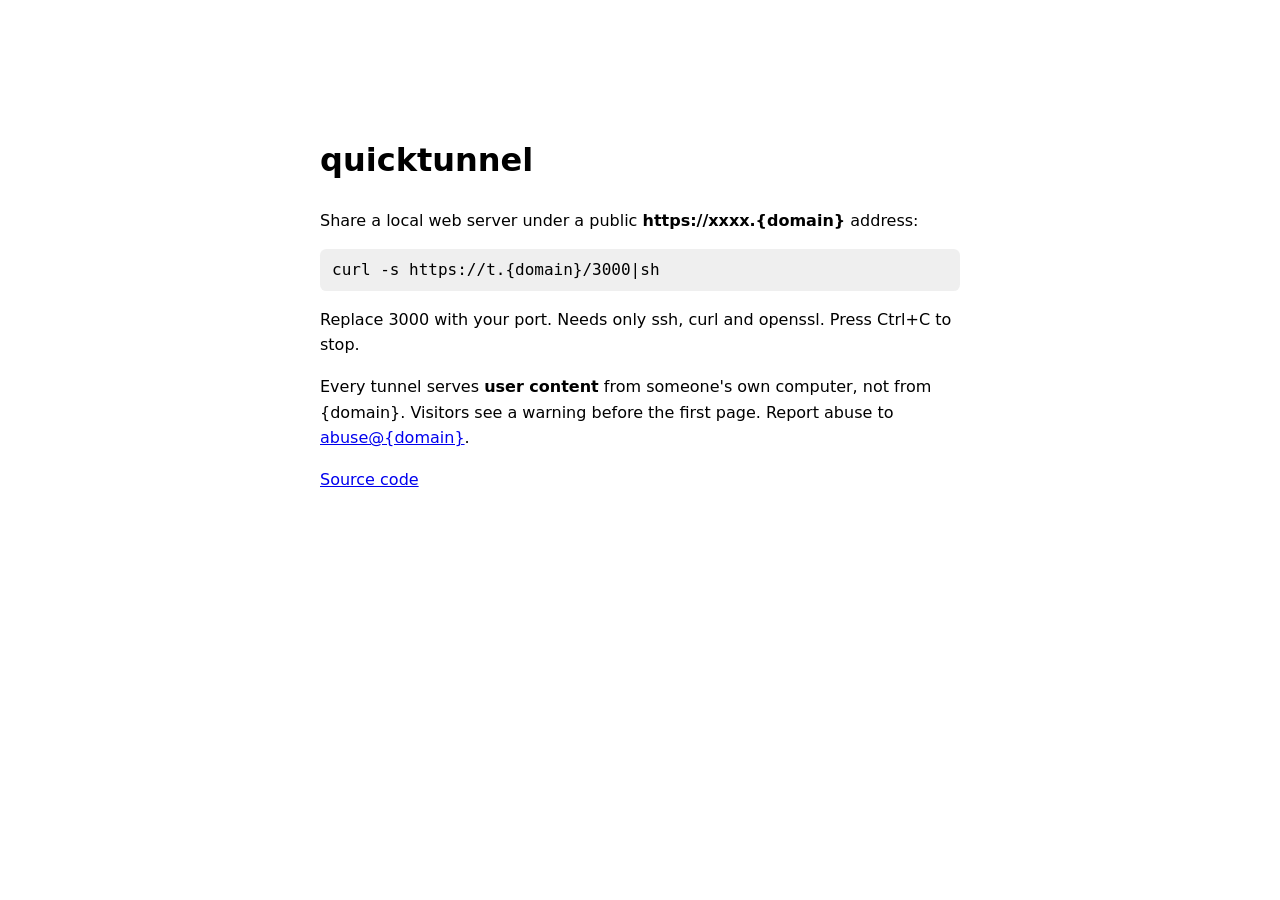
<file: src/index.html>
<!doctype html>
<html lang="en">
<meta charset="utf-8">
<meta name="viewport" content="width=device-width, initial-scale=1">
<title>quicktunnel</title>
<style>
  :root { color-scheme: light dark; font: 16px/1.6 system-ui, sans-serif; }
  body { max-width: 40rem; margin: 15vh auto; padding: 0 1rem; }
  code { background: #8882; padding: .5rem .75rem; border-radius: .4rem; display: block; }
</style>
<h1>quicktunnel</h1>
<p>Share a local web server under a public <b>https://xxxx.{domain}</b> address:</p>
<code>curl -s https://t.{domain}/3000|sh</code>
<p>Replace 3000 with your port. Needs only ssh, curl and openssl. Press Ctrl+C to stop.</p>
<p>Every tunnel serves <b>user content</b> from someone's own computer, not from
  {domain}. Visitors see a warning before the first page. Report abuse to
  <a href="mailto:abuse@{domain}">abuse@{domain}</a>.</p>
<p><a href="https://github.com/tn3w/quicktunnel">Source code</a></p>
</html>
</file>
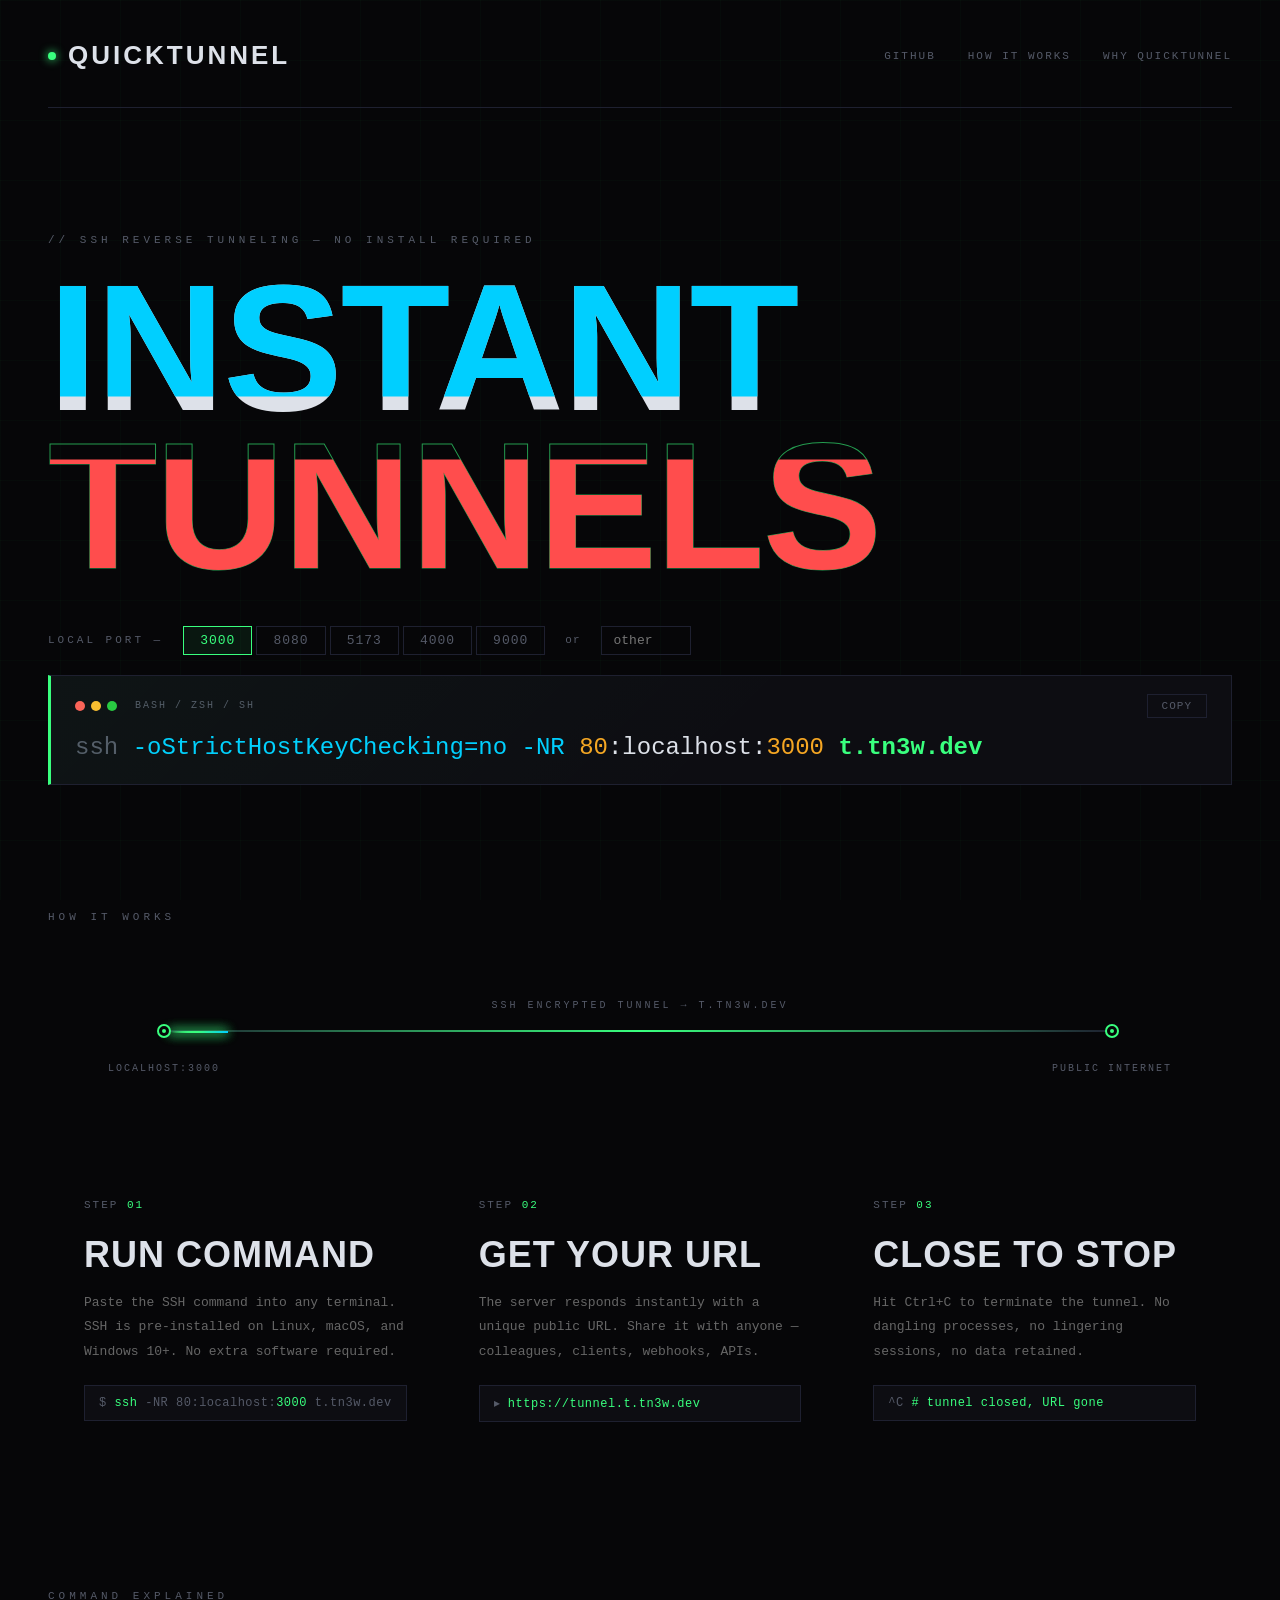
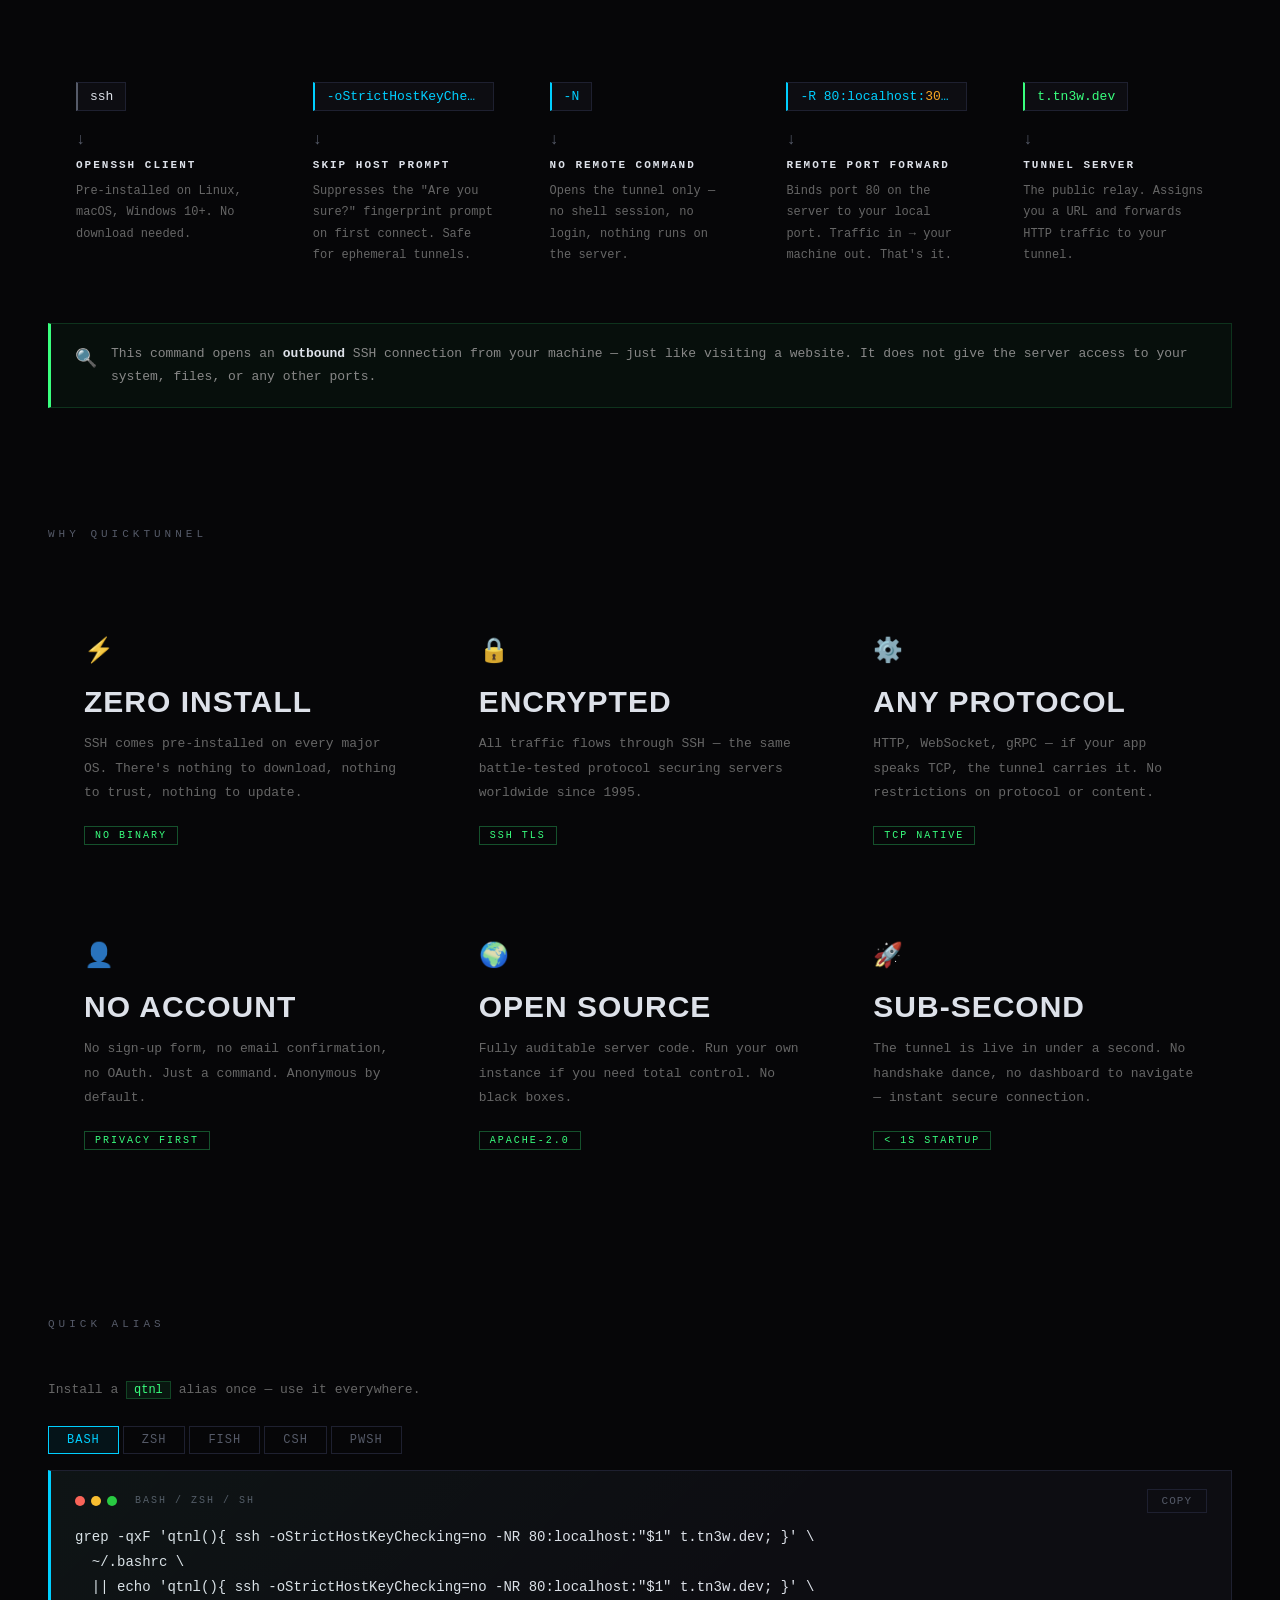
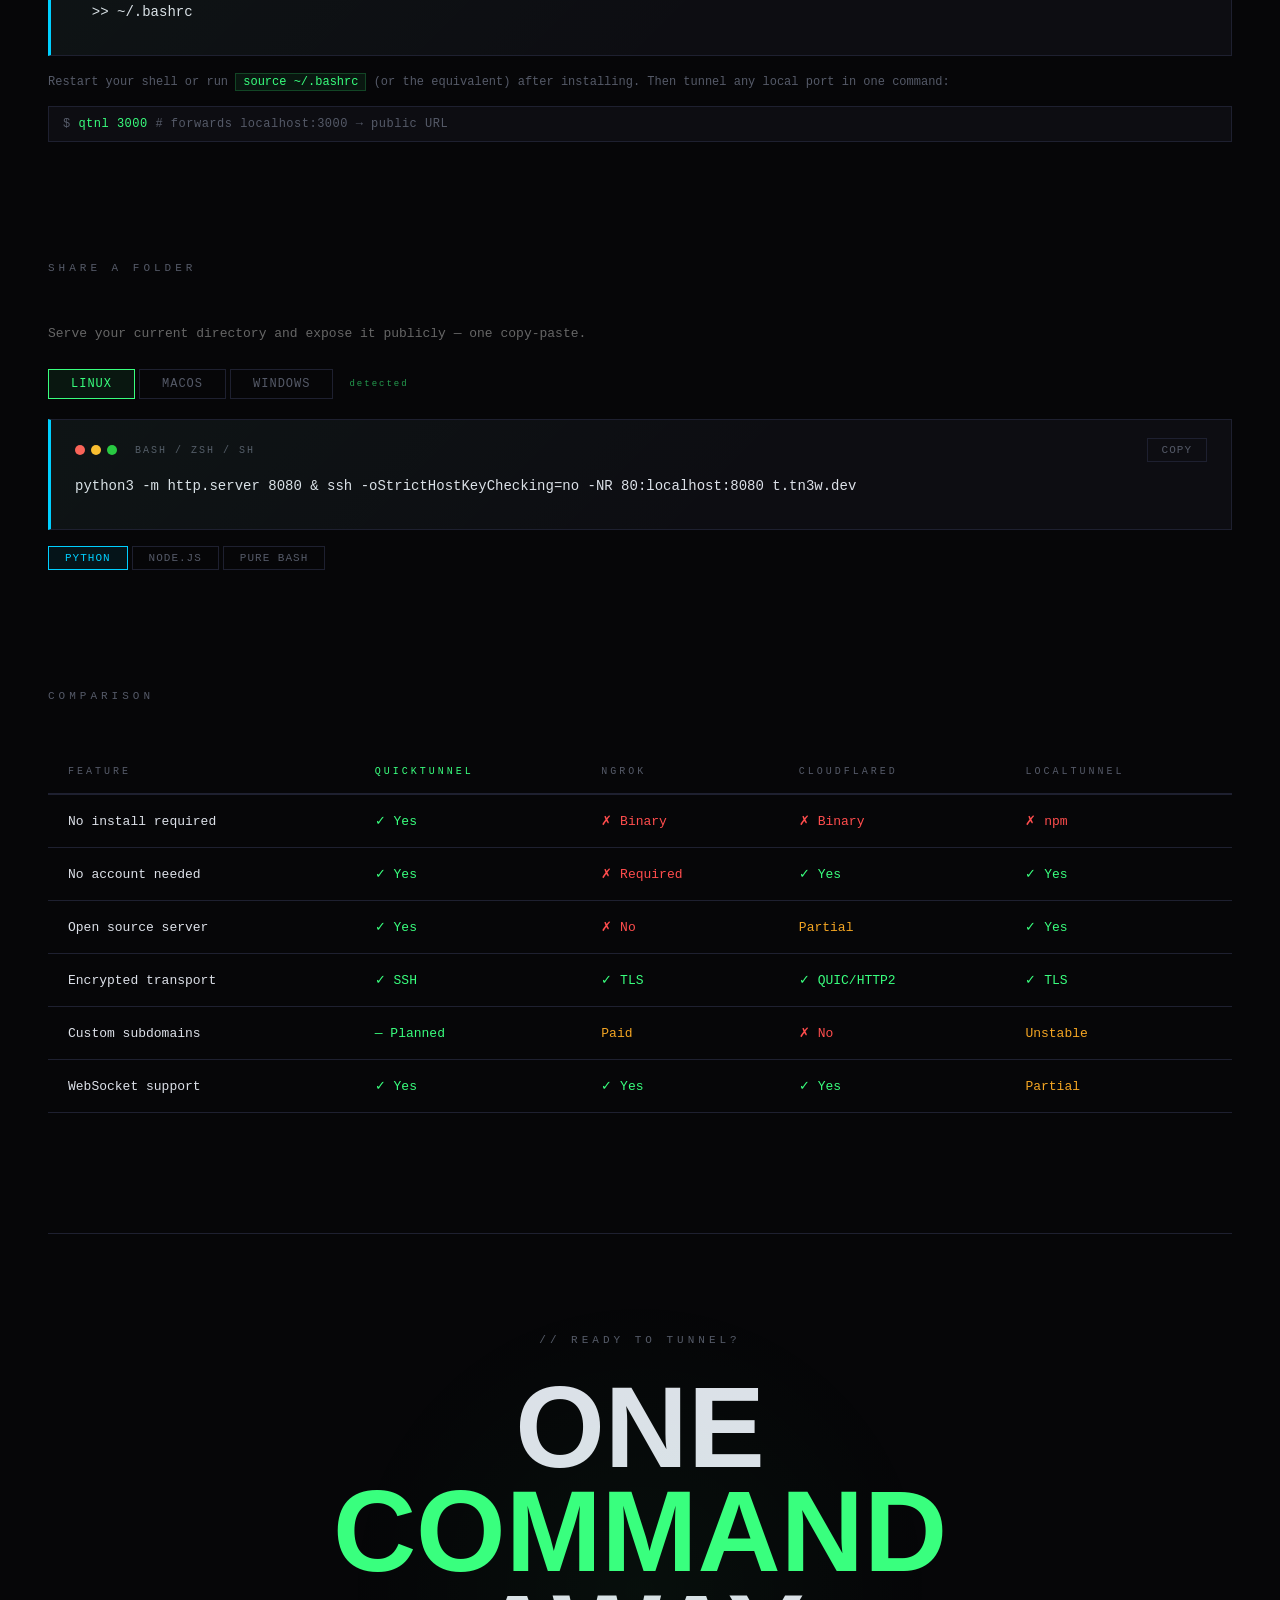
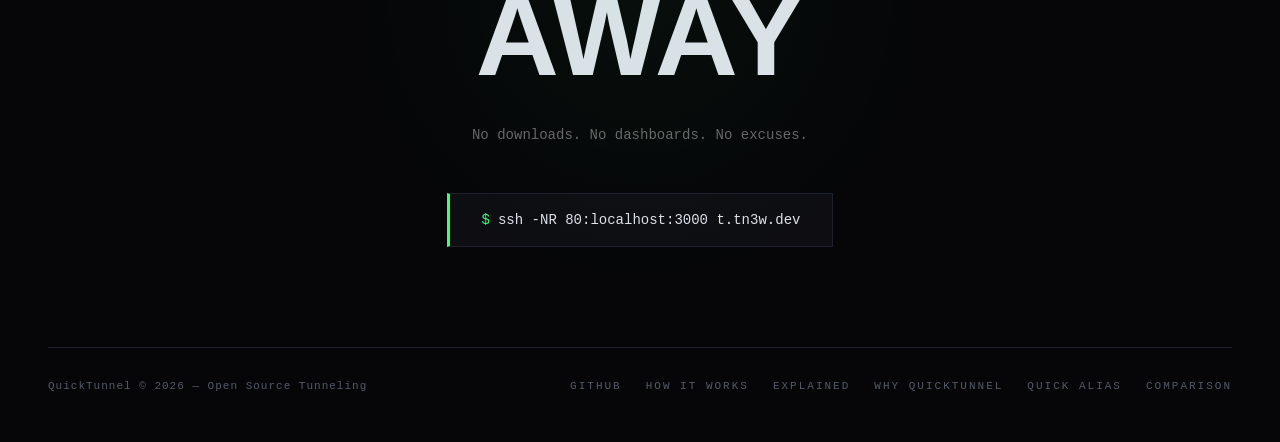
<file: templates/index.html>
<!doctype html>
<html lang="en">
    <head>
        <meta charset="UTF-8" />
        <meta name="viewport" content="width=device-width, initial-scale=1.0" />
        <title>QuickTunnel — SSH Tunneling</title>
        <link rel="stylesheet" href="/static/style.css" />
    </head>
    <body>
        <div class="tunnel-bg">
            <div class="tunnel-grid"></div>
        </div>

        <div class="wrap">
            <header>
                <div class="logo">
                    <div class="logo-dot"></div>
                    QUICKTUNNEL
                </div>
                <nav class="nav">
                    <a href="https://github.com/tn3w/quicktunnel" target="_blank">GitHub</a>
                    <a href="#how"
                        ><span class="desktop-text">How It Works</span
                        ><span class="mobile-text">How</span>
                    </a>
                    <a href="#why"
                        ><span class="desktop-text">Why QuickTunnel</span
                        ><span class="mobile-text">Why</span></a
                    >
                </nav>
            </header>

            <section class="hero">
                <div class="hero-eyebrow">// SSH reverse tunneling &mdash; no install required</div>
                <h1 class="hero-title glitch" data-text="INSTANT TUNNELS">
                    INSTANT<br />
                    <span class="line-accent">TUNNELS</span>
                </h1>

                <div class="command-section">
                    <div class="port-config">
                        <span class="port-label">Local Port —</span>
                        <div class="port-tabs" id="port-tabs">
                            <button class="port-tab active" data-port="3000">3000</button>
                            <button class="port-tab" data-port="8080">8080</button>
                            <button class="port-tab" data-port="5173">5173</button>
                            <button class="port-tab" data-port="4000">4000</button>
                            <button class="port-tab" data-port="9000">9000</button>
                        </div>
                        <span class="port-or">or</span>
                        <input
                            type="number"
                            id="custom-port"
                            placeholder="other"
                            min="1"
                            max="65535"
                        />
                    </div>

                    <div class="command-box">
                        <div class="cmd-header">
                            <div class="cmd-dots">
                                <div class="cmd-dot"></div>
                                <div class="cmd-dot"></div>
                                <div class="cmd-dot"></div>
                                <span class="cmd-label">bash / zsh / sh</span>
                            </div>
                            <button class="cmd-copy" id="copy-btn">Copy</button>
                        </div>
                        <code class="command" id="command-display"
                            ><span class="cmd-kw">ssh</span>
                            <span class="cmd-flag">-oStrictHostKeyChecking=no</span>
                            <span class="cmd-flag">-NR</span>
                            <span class="cmd-port">80</span>:localhost:<span
                                class="cmd-port"
                                id="port-display"
                                >3000</span
                            >
                            <span class="cmd-host">t.tn3w.dev</span></code
                        >
                    </div>
                </div>
            </section>

            <section id="how">
                <div class="section-title">HOW IT WORKS</div>

                <div class="tunnel-visual">
                    <div class="tunnel-node left">
                        <div class="node-circle"></div>
                        <div class="node-label">localhost:<span id="node-port">3000</span></div>
                    </div>
                    <div class="tunnel-track">
                        <div class="tunnel-packet"></div>
                        <div class="tunnel-packet"></div>
                        <div class="tunnel-packet"></div>
                        <div class="tunnel-center-label">
                            SSH ENCRYPTED TUNNEL &rarr; t.tn3w.dev
                        </div>
                    </div>
                    <div class="tunnel-node right">
                        <div class="node-circle"></div>
                        <div class="node-label">Public Internet</div>
                    </div>
                </div>

                <div class="steps">
                    <div class="step">
                        <div class="step-num">STEP <span>01</span></div>
                        <div class="step-title">Run command</div>
                        <p class="step-desc">
                            Paste the SSH command into any terminal. SSH is pre-installed on Linux,
                            macOS, and Windows 10+. No extra software required.
                        </p>
                        <div class="step-code">
                            $ <span class="hl">ssh</span> -NR 80:localhost:<span
                                class="hl"
                                id="step-port"
                                >3000</span
                            >
                            t.tn3w.dev
                        </div>
                    </div>
                    <div class="step">
                        <div class="step-num">STEP <span>02</span></div>
                        <div class="step-title">Get Your URL</div>
                        <p class="step-desc">
                            The server responds instantly with a unique public URL. Share it with
                            anyone — colleagues, clients, webhooks, APIs.
                        </p>
                        <div class="step-code">
                            ▸ <span class="hl">https://tunnel.t.tn3w.dev</span>
                        </div>
                    </div>
                    <div class="step">
                        <div class="step-num">STEP <span>03</span></div>
                        <div class="step-title">Close to Stop</div>
                        <p class="step-desc">
                            Hit Ctrl+C to terminate the tunnel. No dangling processes, no lingering
                            sessions, no data retained.
                        </p>
                        <div class="step-code">
                            ^C <span class="hl"># tunnel closed, URL gone</span>
                        </div>
                    </div>
                </div>
            </section>

            <section id="explain">
                <div class="section-title">COMMAND EXPLAINED</div>
                <div class="cmd-breakdown">
                    <div class="cmd-part">
                        <div class="cmd-part-token">ssh</div>
                        <div class="cmd-part-arrow">↓</div>
                        <div class="cmd-part-label">OpenSSH client</div>
                        <p class="cmd-part-desc">
                            Pre-installed on Linux, macOS, Windows 10+. No download needed.
                        </p>
                    </div>
                    <div class="cmd-part">
                        <div class="cmd-part-token flag">-oStrictHostKeyChecking=no</div>
                        <div class="cmd-part-arrow">↓</div>
                        <div class="cmd-part-label">Skip host prompt</div>
                        <p class="cmd-part-desc">
                            Suppresses the "Are you sure?" fingerprint prompt on first connect. Safe
                            for ephemeral tunnels.
                        </p>
                    </div>
                    <div class="cmd-part">
                        <div class="cmd-part-token flag">-N</div>
                        <div class="cmd-part-arrow">↓</div>
                        <div class="cmd-part-label">No remote command</div>
                        <p class="cmd-part-desc">
                            Opens the tunnel only — no shell session, no login, nothing runs on the
                            server.
                        </p>
                    </div>
                    <div class="cmd-part">
                        <div class="cmd-part-token flag">
                            -R 80:localhost:<span class="port-token" id="explain-port">3000</span>
                        </div>
                        <div class="cmd-part-arrow">↓</div>
                        <div class="cmd-part-label">Remote port forward</div>
                        <p class="cmd-part-desc">
                            Binds port 80 on the server to your local port. Traffic in → your
                            machine out. That's it.
                        </p>
                    </div>
                    <div class="cmd-part">
                        <div class="cmd-part-token host">t.tn3w.dev</div>
                        <div class="cmd-part-arrow">↓</div>
                        <div class="cmd-part-label">Tunnel server</div>
                        <p class="cmd-part-desc">
                            The public relay. Assigns you a URL and forwards HTTP traffic to your
                            tunnel.
                        </p>
                    </div>
                </div>
                <div class="cmd-reassure">
                    <span class="reassure-icon">🔍</span>
                    <span
                        >This command opens an <strong>outbound</strong> SSH connection from your
                        machine — just like visiting a website. It does not give the server access
                        to your system, files, or any other ports.</span
                    >
                </div>
            </section>

            <section id="why">
                <div class="section-title">WHY QUICKTUNNEL</div>
                <div class="features">
                    <div class="feature">
                        <div class="feature-icon">⚡</div>
                        <div class="feature-title">Zero Install</div>
                        <p class="feature-desc">
                            SSH comes pre-installed on every major OS. There's nothing to download,
                            nothing to trust, nothing to update.
                        </p>
                        <div class="feature-tag">No binary</div>
                    </div>
                    <div class="feature">
                        <div class="feature-icon">🔒</div>
                        <div class="feature-title">Encrypted</div>
                        <p class="feature-desc">
                            All traffic flows through SSH — the same battle-tested protocol securing
                            servers worldwide since 1995.
                        </p>
                        <div class="feature-tag">SSH TLS</div>
                    </div>
                    <div class="feature">
                        <div class="feature-icon">⚙️</div>
                        <div class="feature-title">Any Protocol</div>
                        <p class="feature-desc">
                            HTTP, WebSocket, gRPC — if your app speaks TCP, the tunnel carries it.
                            No restrictions on protocol or content.
                        </p>
                        <div class="feature-tag">TCP native</div>
                    </div>
                    <div class="feature">
                        <div class="feature-icon">👤</div>
                        <div class="feature-title">No Account</div>
                        <p class="feature-desc">
                            No sign-up form, no email confirmation, no OAuth. Just a command.
                            Anonymous by default.
                        </p>
                        <div class="feature-tag">Privacy first</div>
                    </div>
                    <div class="feature">
                        <div class="feature-icon">🌍</div>
                        <div class="feature-title">Open Source</div>
                        <p class="feature-desc">
                            Fully auditable server code. Run your own instance if you need total
                            control. No black boxes.
                        </p>
                        <div class="feature-tag">Apache-2.0</div>
                    </div>
                    <div class="feature">
                        <div class="feature-icon">🚀</div>
                        <div class="feature-title">Sub-Second</div>
                        <p class="feature-desc">
                            The tunnel is live in under a second. No handshake dance, no dashboard
                            to navigate — instant secure connection.
                        </p>
                        <div class="feature-tag">&lt; 1s startup</div>
                    </div>
                </div>
            </section>

            <section id="install">
                <div class="section-title">QUICK ALIAS</div>
                <p class="install-intro">
                    Install a <code class="inline-code">qtnl</code> alias once — use it everywhere.
                </p>
                <div class="install-tabs" id="install-tabs">
                    <button class="install-tab active" data-shell="bash">bash</button>
                    <button class="install-tab" data-shell="zsh">zsh</button>
                    <button class="install-tab" data-shell="fish">fish</button>
                    <button class="install-tab" data-shell="csh">csh</button>
                    <button class="install-tab" data-shell="pwsh">pwsh</button>
                </div>
                <div class="command-box install-box">
                    <div class="cmd-header">
                        <div class="cmd-dots">
                            <div class="cmd-dot"></div>
                            <div class="cmd-dot"></div>
                            <div class="cmd-dot"></div>
                            <span class="cmd-label" id="install-shell-label">bash / zsh / sh</span>
                        </div>
                        <button class="cmd-copy" id="install-copy-btn">Copy</button>
                    </div>
                    <code class="command install-command" id="install-command-display"></code>
                </div>
                <p class="install-note">
                    Restart your shell or run <code class="inline-code">source ~/.bashrc</code> (or
                    the equivalent) after installing. Then tunnel any local port in one command:
                </p>
                <div class="step-code" style="margin-top: 12px">
                    $ <span class="hl">qtnl</span> <span class="hl" id="alias-port-demo">3000</span>
                    <span style="color: var(--dim)">
                        # forwards localhost:<span id="alias-port-demo2">3000</span> → public
                        URL</span
                    >
                </div>
            </section>

            <section id="share">
                <div class="section-title">SHARE A FOLDER</div>
                <p class="install-intro">
                    Serve your current directory and expose it publicly — one copy-paste.
                </p>
                <div class="os-tabs" id="os-tabs">
                    <button class="os-tab" data-os="linux">Linux</button>
                    <button class="os-tab" data-os="macos">macOS</button>
                    <button class="os-tab" data-os="windows">Windows</button>
                    <span class="os-detected" id="os-detected">detected</span>
                </div>
                <div class="share-variants" id="share-variants">
                    <div class="share-variant active" data-variant="python">
                        <div class="command-box install-box">
                            <div class="cmd-header">
                                <div class="cmd-dots">
                                    <div class="cmd-dot"></div>
                                    <div class="cmd-dot"></div>
                                    <div class="cmd-dot"></div>
                                    <span class="cmd-label share-shell-label">bash / zsh / sh</span>
                                </div>
                                <button class="cmd-copy share-copy-btn">Copy</button>
                            </div>
                            <code
                                class="command install-command share-command"
                                id="share-cmd-python"
                            ></code>
                        </div>
                    </div>
                    <div class="share-variant" data-variant="node">
                        <div class="command-box install-box">
                            <div class="cmd-header">
                                <div class="cmd-dots">
                                    <div class="cmd-dot"></div>
                                    <div class="cmd-dot"></div>
                                    <div class="cmd-dot"></div>
                                    <span class="cmd-label share-shell-label">bash / zsh / sh</span>
                                </div>
                                <button class="cmd-copy share-copy-btn">Copy</button>
                            </div>
                            <code
                                class="command install-command share-command"
                                id="share-cmd-node"
                            ></code>
                        </div>
                    </div>
                    <div class="share-variant" data-variant="native">
                        <div class="command-box install-box">
                            <div class="cmd-header">
                                <div class="cmd-dots">
                                    <div class="cmd-dot"></div>
                                    <div class="cmd-dot"></div>
                                    <div class="cmd-dot"></div>
                                    <span class="cmd-label share-shell-label">bash / zsh / sh</span>
                                </div>
                                <button class="cmd-copy share-copy-btn">Copy</button>
                            </div>
                            <code
                                class="command install-command share-command"
                                id="share-cmd-native"
                            ></code>
                        </div>
                    </div>
                </div>
                <div class="share-variant-tabs" id="share-variant-tabs">
                    <button class="share-vtab active" data-variant="python">Python</button>
                    <button class="share-vtab" data-variant="node">Node.js</button>
                    <button class="share-vtab native-only" data-variant="native">
                        <span class="native-label">Pure Bash</span>
                    </button>
                </div>
            </section>

            <section class="compare" id="compare">
                <div class="section-title">COMPARISON</div>
                <table>
                    <thead>
                        <tr>
                            <th>Feature</th>
                            <th class="highlight-col">QuickTunnel</th>
                            <th>ngrok</th>
                            <th>cloudflared</th>
                            <th>localtunnel</th>
                        </tr>
                    </thead>
                    <tbody>
                        <tr>
                            <td>No install required</td>
                            <td class="yes highlight-col">✓ Yes</td>
                            <td class="no">✗ Binary</td>
                            <td class="no">✗ Binary</td>
                            <td class="no">✗ npm</td>
                        </tr>
                        <tr>
                            <td>No account needed</td>
                            <td class="yes highlight-col">✓ Yes</td>
                            <td class="no">✗ Required</td>
                            <td class="yes">✓ Yes</td>
                            <td class="yes">✓ Yes</td>
                        </tr>
                        <tr>
                            <td>Open source server</td>
                            <td class="yes highlight-col">✓ Yes</td>
                            <td class="no">✗ No</td>
                            <td class="meh">Partial</td>
                            <td class="yes">✓ Yes</td>
                        </tr>
                        <tr>
                            <td>Encrypted transport</td>
                            <td class="yes highlight-col">✓ SSH</td>
                            <td class="yes">✓ TLS</td>
                            <td class="yes">✓ QUIC/HTTP2</td>
                            <td class="yes">✓ TLS</td>
                        </tr>
                        <tr>
                            <td>Custom subdomains</td>
                            <td class="meh highlight-col">— Planned</td>
                            <td class="meh">Paid</td>
                            <td class="no">✗ No</td>
                            <td class="meh">Unstable</td>
                        </tr>
                        <tr>
                            <td>WebSocket support</td>
                            <td class="yes highlight-col">✓ Yes</td>
                            <td class="yes">✓ Yes</td>
                            <td class="yes">✓ Yes</td>
                            <td class="meh">Partial</td>
                        </tr>
                    </tbody>
                </table>
            </section>

            <section class="cta">
                <div class="cta-tag">// Ready to tunnel?</div>
                <h2 class="cta-title">ONE<br /><span class="accent">COMMAND</span><br />AWAY</h2>
                <p class="cta-sub">No downloads. No dashboards. No excuses.</p>
                <div class="cta-cmd" id="cta-cmd">
                    <span class="prompt">$</span>ssh -NR 80:localhost:<span id="cta-port"
                        >3000</span
                    >
                    t.tn3w.dev
                </div>
            </section>

            <footer>
                <div>QuickTunnel &copy; 2026 &mdash; Open Source Tunneling</div>
                <div class="footer-links">
                    <a href="https://github.com/tn3w/quicktunnel" target="_blank">GitHub</a>
                    <a href="#how"
                        ><span class="desktop-text">How It Works</span
                        ><span class="mobile-text">How</span></a
                    >
                    <a href="#explain"
                        ><span class="desktop-text">Explained</span
                        ><span class="mobile-text">Explain</span></a
                    >
                    <a href="#why"
                        ><span class="desktop-text">Why QuickTunnel</span
                        ><span class="mobile-text">Why</span></a
                    >
                    <a href="#install"
                        ><span class="desktop-text">Quick Alias</span
                        ><span class="mobile-text">Alias</span></a
                    >
                    <a href="#compare"
                        ><span class="desktop-text">Comparison</span
                        ><span class="mobile-text">Compare</span></a
                    >
                </div>
            </footer>
        </div>

        <script src="/static/app.js"></script>
    </body>
</html>
</file>
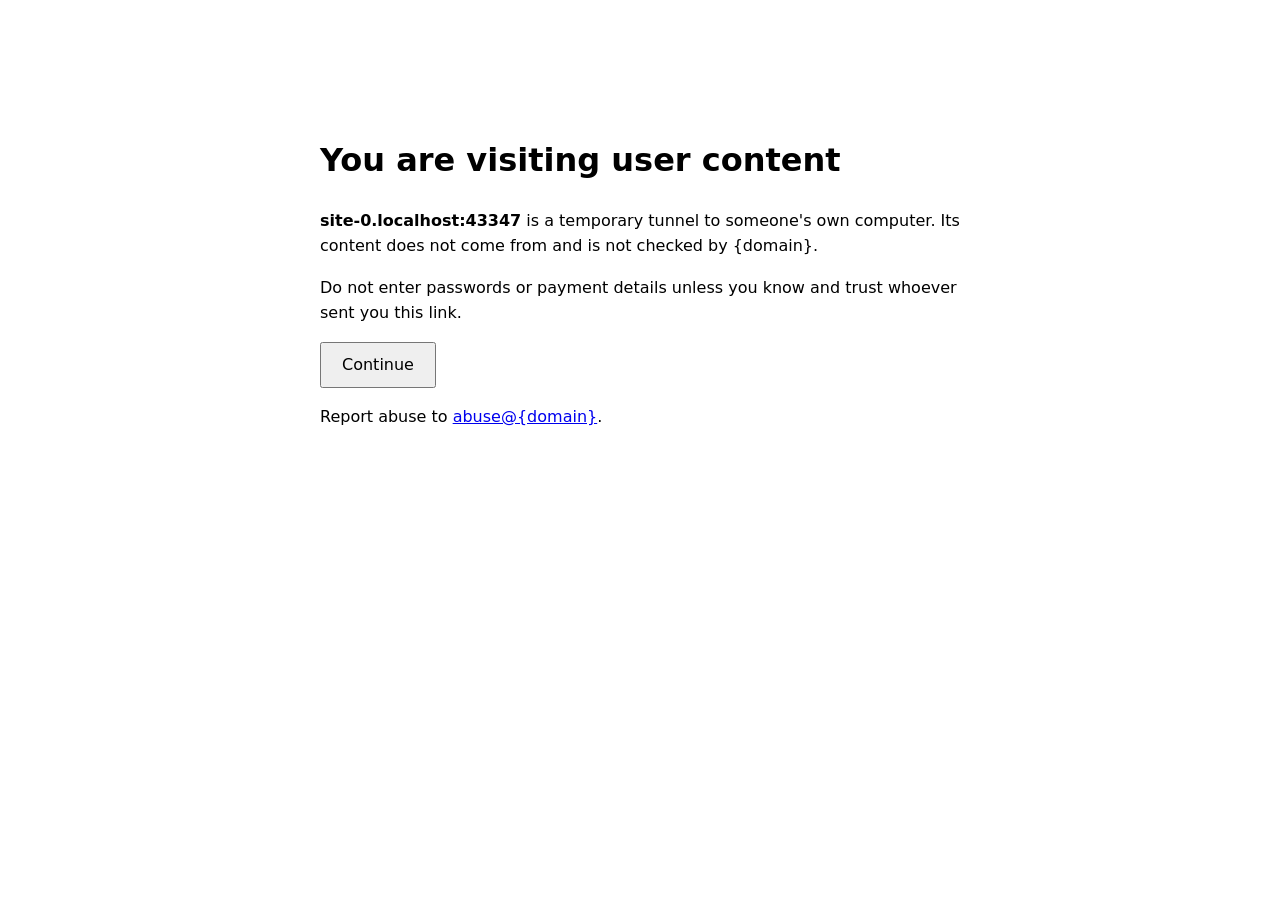
<file: src/warning.html>
<!doctype html>
<html lang="en">
<meta charset="utf-8">
<meta name="viewport" content="width=device-width, initial-scale=1">
<meta name="robots" content="noindex">
<title>User content ahead</title>
<style>
  :root { color-scheme: light dark; font: 16px/1.6 system-ui, sans-serif; }
  body { max-width: 40rem; margin: 15vh auto; padding: 0 1rem; }
  button { font: inherit; padding: .5rem 1.25rem; cursor: pointer; }
</style>
<h1>You are visiting user content</h1>
<p><b id="host"></b> is a temporary tunnel to someone's own computer. Its content does
  not come from and is not checked by {domain}.</p>
<p>Do not enter passwords or payment details unless you know and trust whoever sent
  you this link.</p>
<p><button onclick="document.cookie='__Host-tunnel-warning=seen; path=/; secure; \
max-age=86400'; location.reload()">Continue</button></p>
<p>Report abuse to <a href="mailto:abuse@{domain}">abuse@{domain}</a>.</p>
<script>document.getElementById("host").textContent = location.host</script>
</html>
</file>
<file: static/style.css>
:root {
    --bg: #060608;
    --bg2: #0d0d12;
    --fg: #dde1e9;
    --dim: #555a68;
    --accent: #39ff7e;
    --accent2: #00cfff;
    --warn: #ff4d4d;
    --border: #1e2030;
}

*,
*::before,
*::after {
    margin: 0;
    padding: 0;
    box-sizing: border-box;
}

html {
    scroll-behavior: smooth;
}

body {
    font-family: monospace;
    background: var(--bg);
    color: var(--fg);
    overflow-x: hidden;
    cursor: crosshair;
}

*::-webkit-scrollbar {
    width: 8px;
    height: 8px;
}

*::-webkit-scrollbar-track {
    background: var(--bg);
    border-radius: 4px;
}

*::-webkit-scrollbar-thumb {
    background: var(--accent);
    border-radius: 4px;
    opacity: 0.5;
}

*::-webkit-scrollbar-thumb:hover {
    background: var(--accent);
    opacity: 1;
}

* {
    scrollbar-width: thin;
    scrollbar-color: var(--accent) var(--bg);
}

.tunnel-bg {
    position: fixed;
    inset: 0;
    pointer-events: none;
    z-index: 0;
    overflow: hidden;
}

.tunnel-grid {
    position: absolute;
    inset: 0;
    background-image:
        linear-gradient(rgba(57, 255, 126, 0.025) 1px, transparent 1px),
        linear-gradient(90deg, rgba(57, 255, 126, 0.025) 1px, transparent 1px);
    background-size: 60px 60px;
}

.wrap {
    position: relative;
    z-index: 1;
    max-width: 1300px;
    margin: 0 auto;
    padding: 0 48px;
}

header {
    display: flex;
    align-items: center;
    justify-content: space-between;
    padding: 40px 0 36px;
    border-bottom: 1px solid var(--border);
}

.logo {
    font-family: sans-serif;
    font-size: 26px;
    letter-spacing: 3px;
    color: var(--fg);
    display: flex;
    align-items: center;
    gap: 12px;
    font-weight: 700;
    text-transform: uppercase;
}

.logo-dot {
    width: 8px;
    height: 8px;
    background: var(--accent);
    border-radius: 50%;
    box-shadow: 0 0 10px var(--accent);
    animation: pulse 2s ease-in-out infinite;
}

@keyframes pulse {
    0%,
    100% {
        opacity: 1;
        box-shadow: 0 0 10px var(--accent);
    }
    50% {
        opacity: 0.5;
        box-shadow: 0 0 4px var(--accent);
    }
}

.nav {
    display: flex;
    gap: 32px;
    font-size: 11px;
    letter-spacing: 2px;
    color: var(--dim);
    text-transform: uppercase;
    font-weight: 300;
}

.nav a {
    color: inherit;
    text-decoration: none;
    transition: color 0.2s;
}

.nav a:hover {
    color: var(--accent);
}

.nav .mobile-text {
    display: none;
}

.hero {
    min-height: calc(100vh - 97px);
    display: flex;
    flex-direction: column;
    justify-content: center;
    padding: 60px 0;
}

.hero-eyebrow {
    font-size: 11px;
    letter-spacing: 4px;
    color: var(--dim);
    text-transform: uppercase;
    margin-bottom: 24px;
    animation: fadeUp 0.8s ease-out both;
}

.hero-title {
    font-family: sans-serif;
    font-size: clamp(80px, 14vw, 200px);
    line-height: 0.88;
    letter-spacing: -2px;
    text-transform: uppercase;
    margin-bottom: 40px;
    animation: fadeUp 0.8s ease-out 0.1s both;
    font-weight: 700;
}

.hero-title .line-accent {
    color: transparent;
    -webkit-text-stroke: 1px rgba(57, 255, 126, 0.6);
}

@keyframes fadeUp {
    from {
        opacity: 0;
        transform: translateY(24px);
    }
    to {
        opacity: 1;
        transform: translateY(0);
    }
}

.command-section {
    animation: fadeUp 0.8s ease-out 0.3s both;
}

.port-config {
    display: flex;
    align-items: center;
    gap: 20px;
    margin-bottom: 20px;
    flex-wrap: wrap;
}

.port-label {
    font-size: 11px;
    letter-spacing: 3px;
    color: var(--dim);
    text-transform: uppercase;
}

.port-tabs {
    display: flex;
    gap: 4px;
}

.port-tab {
    font-family: monospace;
    font-size: 13px;
    padding: 6px 16px;
    border: 1px solid var(--border);
    background: none;
    color: var(--dim);
    cursor: pointer;
    transition: all 0.15s;
    letter-spacing: 1px;
}

.port-tab:hover {
    border-color: var(--accent);
    color: var(--fg);
}

.port-tab.active {
    border-color: var(--accent);
    background: rgba(57, 255, 126, 0.07);
    color: var(--accent);
}

.port-or {
    font-size: 11px;
    color: var(--dim);
    letter-spacing: 1px;
}

#custom-port {
    font-family: monospace;
    font-size: 13px;
    width: 90px;
    padding: 6px 12px;
    background: none;
    border: 1px solid var(--border);
    color: var(--fg);
    outline: none;
    transition: border-color 0.2s;
}

#custom-port::-webkit-outer-spin-button,
#custom-port::-webkit-inner-spin-button {
    -webkit-appearance: none;
}

#custom-port:focus {
    border-color: var(--accent);
}

.command-box {
    background: var(--bg2);
    border: 1px solid var(--border);
    border-left: 3px solid var(--accent);
    padding: 18px 24px;
    position: relative;
    overflow: hidden;
}

.command-box::after {
    content: '';
    position: absolute;
    inset: 0;
    background: linear-gradient(135deg, rgba(57, 255, 126, 0.03) 0%, transparent 60%);
    pointer-events: none;
}

.cmd-header {
    display: flex;
    align-items: center;
    justify-content: space-between;
    margin-bottom: 12px;
}

.cmd-dots {
    display: flex;
    gap: 6px;
    align-items: center;
}

.cmd-dot {
    width: 10px;
    height: 10px;
    border-radius: 50%;
}

.cmd-dot:nth-child(1) {
    background: #ff5f57;
}

.cmd-dot:nth-child(2) {
    background: #febc2e;
}

.cmd-dot:nth-child(3) {
    background: #28c840;
}

.cmd-label {
    font-size: 10px;
    letter-spacing: 2px;
    color: var(--dim);
    text-transform: uppercase;
    margin-left: 12px;
}

.cmd-copy {
    font-family: monospace;
    font-size: 11px;
    letter-spacing: 1px;
    color: var(--dim);
    background: none;
    border: 1px solid var(--border);
    padding: 5px 14px;
    cursor: pointer;
    text-transform: uppercase;
    transition: all 0.15s;
}

.cmd-copy:hover,
.cmd-copy.copied {
    border-color: var(--accent);
    color: var(--accent);
}

.command {
    font-size: clamp(16px, 2.5vw, 24px);
    line-height: 1.5;
    color: var(--fg);
    white-space: nowrap;
    overflow: hidden;
    text-overflow: ellipsis;
}

.cmd-kw {
    color: var(--dim);
}

.cmd-flag {
    color: var(--accent2);
}

.cmd-host {
    color: var(--accent);
    font-weight: 700;
}

.cmd-port {
    color: #f5a623;
}

.tunnel-visual {
    margin: 0 0 60px 0;
    position: relative;
    height: 120px;
    display: flex;
    align-items: center;
    justify-content: center;
    animation: fadeUp 0.8s ease-out 0.4s both;
}

.tunnel-track {
    position: absolute;
    left: 120px;
    right: 120px;
    height: 2px;
    background: linear-gradient(90deg, var(--border), var(--accent), var(--border));
}

.tunnel-packet {
    position: absolute;
    top: 50%;
    width: 60px;
    height: 2px;
    background: linear-gradient(90deg, transparent, var(--accent), var(--accent2));
    box-shadow: 0 0 12px var(--accent);
    animation: packetTravel 3s linear infinite;
}

.tunnel-packet:nth-child(2) {
    animation-delay: 1s;
}

.tunnel-packet:nth-child(3) {
    animation-delay: 2s;
}

@keyframes packetTravel {
    from {
        left: 0;
        opacity: 0;
    }
    5% {
        opacity: 1;
    }
    95% {
        opacity: 1;
    }
    to {
        left: calc(100% - 60px);
        opacity: 0;
    }
}

.tunnel-node {
    position: absolute;
    top: 50%;
    display: flex;
    flex-direction: column;
    align-items: center;
    gap: 10px;
}

.tunnel-node.left {
    left: 60px;
}

.tunnel-node.right {
    right: 60px;
}

.node-circle {
    width: 14px;
    height: 14px;
    border: 2px solid var(--accent);
    border-radius: 50%;
    background: var(--bg);
    position: relative;
    transform: translateY(-50%);
    z-index: 100;
}

.node-circle::after {
    content: '';
    position: absolute;
    inset: 3px;
    background: var(--accent);
    border-radius: 50%;
    animation: pulse 2s infinite;
}

.node-label,
.tunnel-center-label {
    font-size: 10px;
    letter-spacing: 2px;
    color: var(--dim);
    text-transform: uppercase;
    white-space: nowrap;
}

.node-label {
    margin-top: 8px;
}

.tunnel-center-label {
    position: absolute;
    top: -30px;
    left: 50%;
    transform: translateX(-50%);
    letter-spacing: 3px;
}

.section-title {
    font-size: 11px;
    letter-spacing: 4px;
    color: var(--dim);
    text-transform: uppercase;
    margin-bottom: 48px;
    display: flex;
    align-items: center;
    gap: 16px;
}

.section-title::after {
    content: '';
    flex: 1;
    height: 1px;
}

.steps {
    display: grid;
    grid-template-columns: repeat(auto-fit, minmax(260px, 1fr));
    margin-bottom: 120px;
}

.step,
.feature {
    background: var(--bg);
    padding: 48px 36px;
    position: relative;
    overflow: hidden;
    transition: background 0.3s;
}

.step::before {
    content: '';
    position: absolute;
    bottom: 0;
    left: 0;
    right: 0;
    height: 2px;
    background: var(--accent);
    transform: scaleX(0);
    transition: transform 0.3s;
    transform-origin: left;
}

.step:hover,
.feature:hover {
    background: #0d0d14;
}

.step:hover::before {
    transform: scaleX(1);
}

.step-num {
    font-size: 11px;
    color: var(--dim);
    letter-spacing: 2px;
    margin-bottom: 24px;
}

.step-num span {
    color: var(--accent);
}

.step-title,
.feature-title {
    font-family: sans-serif;
    letter-spacing: 1px;
    text-transform: uppercase;
    margin-bottom: 16px;
    line-height: 1.1;
    font-weight: 700;
}

.step-title {
    font-size: 36px;
}

.feature-title {
    font-size: 30px;
    margin-bottom: 14px;
}

.step-desc,
.feature-desc {
    font-size: 13px;
    line-height: 1.9;
    color: #666;
}

.step-code {
    margin-top: 20px;
    font-size: 12px;
    color: var(--dim);
    background: var(--bg2);
    border: 1px solid var(--border);
    padding: 10px 14px;
    letter-spacing: 0.5px;
}

.step-code .hl {
    color: var(--accent);
}

.features {
    display: grid;
    grid-template-columns: repeat(3, 1fr);
    margin-bottom: 120px;
}

.feature::after {
    content: '';
    position: absolute;
    top: 0;
    left: 0;
    right: 0;
    height: 1px;
    background: linear-gradient(90deg, var(--accent), transparent);
    opacity: 0;
    transition: opacity 0.3s;
}

.feature:hover::after {
    opacity: 1;
}

.feature-icon {
    font-size: 24px;
    margin-bottom: 20px;
    filter: grayscale(0.2);
}

.feature-tag {
    display: inline-block;
    margin-top: 20px;
    font-size: 10px;
    letter-spacing: 2px;
    color: var(--accent);
    text-transform: uppercase;
    border: 1px solid rgba(57, 255, 126, 0.3);
    padding: 3px 10px;
}

.compare {
    margin-bottom: 120px;
    overflow-x: auto;
}

table {
    width: 100%;
    border-collapse: collapse;
    font-size: 13px;
    min-width: 600px;
}

thead tr {
    border-bottom: 2px solid var(--border);
}

th {
    text-align: left;
    padding: 16px 20px;
    font-size: 10px;
    letter-spacing: 3px;
    text-transform: uppercase;
    color: var(--dim);
    font-weight: 400;
}

th.highlight-col {
    color: var(--accent);
}

td {
    padding: 18px 20px;
    border-bottom: 1px solid var(--border);
    color: #888;
}

tr:hover td {
    background: var(--bg2);
}

td:first-child {
    color: var(--fg);
    font-weight: 300;
}

td.yes {
    color: var(--accent);
}

td.no {
    color: var(--warn);
}

td.meh {
    color: #f5a623;
}

td.highlight-col {
    color: var(--accent);
}

.cta {
    padding: 100px 0;
    text-align: center;
    border-top: 1px solid var(--border);
    position: relative;
    overflow: hidden;
}

.cta::before {
    content: '';
    position: absolute;
    left: 50%;
    top: 50%;
    transform: translate(-50%, -50%);
    width: 600px;
    height: 600px;
    background: radial-gradient(circle, rgba(57, 255, 126, 0.04) 0%, transparent 70%);
    pointer-events: none;
}

.cta-tag {
    font-size: 11px;
    letter-spacing: 4px;
    color: var(--dim);
    text-transform: uppercase;
    margin-bottom: 30px;
}

.cta-title {
    font-family: sans-serif;
    font-size: clamp(50px, 9vw, 130px);
    line-height: 0.9;
    text-transform: uppercase;
    margin-bottom: 40px;
    font-weight: 700;
}

.cta-title .accent {
    color: var(--accent);
}

.cta-sub {
    font-size: 14px;
    color: #666;
    margin-bottom: 50px;
}

.cta-cmd {
    display: inline-block;
    background: var(--bg2);
    border: 1px solid var(--border);
    border-left: 3px solid var(--accent);
    padding: 18px 32px;
    font-size: 14px;
    color: var(--fg);
    cursor: pointer;
    transition: all 0.2s;
}

.cta-cmd:hover {
    background: rgba(57, 255, 126, 0.05);
    border-color: var(--accent);
}

.cta-cmd .prompt {
    color: var(--accent);
    margin-right: 8px;
}

footer {
    padding: 32px 0;
    border-top: 1px solid var(--border);
    display: flex;
    align-items: center;
    justify-content: space-between;
    font-size: 11px;
    color: var(--dim);
    letter-spacing: 1px;
}

.footer-links {
    display: flex;
    gap: 24px;
    font-weight: 300;
}

.footer-links a {
    color: var(--dim);
    text-decoration: none;
    text-transform: uppercase;
    letter-spacing: 2px;
    transition: color 0.2s;
}

.footer-links a:hover {
    color: var(--accent);
}

.footer-links .mobile-text {
    display: none;
}

.glitch {
    position: relative;
}

.glitch::before,
.glitch::after {
    content: attr(data-text);
    position: absolute;
    inset: 0;
    pointer-events: none;
}

.glitch::before {
    color: var(--accent2);
    clip-path: polygon(0 0, 100% 0, 100% 40%, 0 40%);
    animation: glitch1 4s infinite;
}

.glitch::after {
    color: var(--warn);
    clip-path: polygon(0 60%, 100% 60%, 100% 100%, 0 100%);
    animation: glitch2 4s infinite;
}

@keyframes glitch1 {
    0%,
    88%,
    100% {
        transform: none;
        opacity: 0;
    }
    90% {
        transform: translate(-3px, 1px);
        opacity: 0.7;
    }
    92% {
        transform: translate(3px, -1px);
        opacity: 0.7;
    }
    94% {
        transform: none;
        opacity: 0;
    }
}

@keyframes glitch2 {
    0%,
    88%,
    100% {
        transform: none;
        opacity: 0;
    }
    91% {
        transform: translate(3px, 1px);
        opacity: 0.7;
    }
    93% {
        transform: translate(-3px, -1px);
        opacity: 0.7;
    }
    95% {
        transform: none;
        opacity: 0;
    }
}

.steps .step:nth-child(1) {
    animation: fadeUp 0.8s ease-out 0.5s both;
}

.steps .step:nth-child(2) {
    animation: fadeUp 0.8s ease-out 0.6s both;
}

.steps .step:nth-child(3) {
    animation: fadeUp 0.8s ease-out 0.7s both;
}

@media (max-width: 1024px) {
    .features {
        grid-template-columns: repeat(2, 1fr);
    }

    .nav .desktop-text,
    .footer-links .desktop-text {
        display: none;
    }
    .nav .mobile-text,
    .footer-links .mobile-text {
        display: inline;
    }
}

@media (max-width: 768px) {
    .wrap {
        padding: 0 20px;
    }

    .nav {
        gap: 16px;
        font-size: 10px;
    }

    .hero-title {
        font-size: clamp(52px, 18vw, 80px);
        letter-spacing: -1px;
    }

    .command {
        font-size: clamp(11px, 3.2vw, 16px);
        white-space: normal;
        word-break: break-all;
    }

    .command-box {
        padding: 14px 16px;
    }

    .port-config {
        gap: 10px;
    }

    .port-tabs {
        flex-wrap: wrap;
        gap: 4px;
    }

    .tunnel-visual {
        margin: 0 0 40px 0;
    }

    .tunnel-track {
        left: 60px;
        right: 60px;
    }

    .tunnel-node.left {
        left: 10px;
    }

    .tunnel-node.right {
        right: 10px;
    }

    .tunnel-center-label {
        font-size: 8px;
        letter-spacing: 1px;
    }

    .install-tabs {
        flex-wrap: wrap;
        gap: 6px;
    }

    .install-tab {
        flex: 1 1 auto;
        text-align: center;
    }

    .install-command {
        white-space: pre-wrap;
        word-break: break-all;
    }

    .cmd-breakdown {
        grid-template-columns: 1fr;
    }

    .features {
        grid-template-columns: repeat(2, 1fr);
    }

    table {
        font-size: 11px;
        min-width: 500px;
    }
    th,
    td {
        padding: 12px 10px;
    }
    th {
        font-size: 9px;
    }
    footer {
        flex-direction: column;
        gap: 20px;
        text-align: center;
    }
    .footer-links {
        gap: 16px;
        font-size: 10px;
    }
}

@media (max-width: 480px) {
    .wrap {
        padding: 0 14px;
    }

    header {
        padding: 24px 0 20px;
    }

    .logo {
        font-size: 18px;
        letter-spacing: 2px;
    }

    .hero-title {
        font-size: clamp(44px, 20vw, 60px);
    }

    .hero {
        padding: 40px 0;
    }

    .tunnel-track {
        left: 44px;
        right: 44px;
    }

    .tunnel-center-label {
        display: none;
    }

    .step,
    .feature {
        padding: 32px 20px;
    }

    .step-title {
        font-size: 26px;
    }

    .feature-title {
        font-size: 22px;
    }

    .cta-title {
        font-size: clamp(36px, 14vw, 60px);
    }

    .cta {
        padding: 60px 0;
    }

    .features {
        grid-template-columns: 1fr;
    }

    .cmd-part-token {
        font-size: 11px;
        word-break: break-all;
    }
}

#explain {
    margin-bottom: 120px;
}

.cmd-breakdown {
    display: grid;
    grid-template-columns: repeat(auto-fit, minmax(200px, 1fr));
    margin-bottom: 24px;
}

.cmd-part {
    background: var(--bg);
    padding: 32px 28px;
    transition: background 0.2s;
    position: relative;
    overflow: hidden;
}

.cmd-part:hover {
    background: var(--bg2);
}

.cmd-part::after {
    content: '';
    position: absolute;
    top: 0;
    left: 0;
    right: 0;
    height: 1px;
    background: linear-gradient(90deg, var(--accent2), transparent);
    opacity: 0;
    transition: opacity 0.3s;
}

.cmd-part:hover::after {
    opacity: 1;
}

.cmd-part-token {
    font-family: monospace;
    font-size: 13px;
    color: var(--fg);
    background: var(--bg2);
    border: 1px solid var(--border);
    border-left: 2px solid var(--dim);
    padding: 6px 12px;
    display: inline-block;
    margin-bottom: 16px;
    word-break: keep-all;
    white-space: nowrap;
    overflow: hidden;
    text-overflow: ellipsis;
    max-width: 100%;
}

.cmd-part-token.flag {
    border-left-color: var(--accent2);
    color: var(--accent2);
}

.cmd-part-token.host {
    border-left-color: var(--accent);
    color: var(--accent);
}

.port-token {
    color: #f5a623;
}

.cmd-part-arrow {
    font-size: 16px;
    color: var(--dim);
    margin-bottom: 10px;
}

.cmd-part-label {
    font-size: 11px;
    letter-spacing: 2px;
    text-transform: uppercase;
    color: var(--fg);
    font-weight: 700;
    margin-bottom: 10px;
}

.cmd-part-desc {
    font-size: 12px;
    line-height: 1.8;
    color: #666;
}

.cmd-reassure {
    display: flex;
    align-items: flex-start;
    gap: 14px;
    background: rgba(57, 255, 126, 0.04);
    border: 1px solid rgba(57, 255, 126, 0.15);
    border-left: 3px solid var(--accent);
    padding: 18px 24px;
    font-size: 13px;
    line-height: 1.8;
    color: #888;
}

.cmd-reassure strong {
    color: var(--fg);
}

.reassure-icon {
    font-size: 18px;
    flex-shrink: 0;
    margin-top: 1px;
}

#install {
    margin-bottom: 120px;
}

.install-intro {
    font-size: 13px;
    color: #666;
    line-height: 1.8;
    margin-bottom: 24px;
}

.inline-code {
    font-family: monospace;
    font-size: 12px;
    color: var(--accent);
    background: rgba(57, 255, 126, 0.07);
    border: 1px solid rgba(57, 255, 126, 0.2);
    padding: 1px 7px;
}

.install-tabs {
    display: flex;
    gap: 4px;
    margin-bottom: 16px;
}

.install-tab {
    font-family: monospace;
    font-size: 12px;
    padding: 6px 18px;
    border: 1px solid var(--border);
    background: none;
    color: var(--dim);
    cursor: pointer;
    letter-spacing: 1px;
    transition: all 0.15s;
    text-transform: uppercase;
}

.install-tab:hover {
    border-color: var(--accent2);
    color: var(--fg);
}

.install-tab.active {
    border-color: var(--accent2);
    background: rgba(0, 207, 255, 0.07);
    color: var(--accent2);
}

.install-box {
    border-left-color: var(--accent2);
}

.install-command {
    font-size: clamp(11px, 1.6vw, 14px);
    white-space: pre;
    display: block;
    overflow-x: auto;
    line-height: 1.8;
    color: var(--fg);
    padding-bottom: 12px;
}

.install-note {
    margin-top: 16px;
    font-size: 12px;
    color: var(--dim);
    line-height: 1.8;
}

#share {
    margin-bottom: 120px;
}

.os-tabs {
    display: flex;
    gap: 4px;
    margin-bottom: 20px;
    align-items: center;
}

.os-tab {
    font-family: monospace;
    font-size: 12px;
    padding: 7px 22px;
    border: 1px solid var(--border);
    background: none;
    color: var(--dim);
    cursor: pointer;
    letter-spacing: 1px;
    transition: all 0.15s;
    text-transform: uppercase;
}

.os-tab:hover {
    border-color: var(--accent);
    color: var(--fg);
}

.os-tab.active {
    border-color: var(--accent);
    background: rgba(57, 255, 126, 0.07);
    color: var(--accent);
}

.os-detected {
    font-size: 9px;
    letter-spacing: 2px;
    color: var(--accent);
    opacity: 0;
    margin-left: 12px;
    white-space: nowrap;
    transition: opacity 0.3s;
    pointer-events: none;
}

.os-detected.visible {
    opacity: 0.6;
}

.share-variant-tabs {
    display: flex;
    gap: 4px;
    margin-bottom: 14px;
    margin-top: 16px;
    order: -1;
}

.share-vtab {
    font-family: monospace;
    font-size: 11px;
    padding: 5px 16px;
    border: 1px solid var(--border);
    background: none;
    color: var(--dim);
    cursor: pointer;
    letter-spacing: 1px;
    transition: all 0.15s;
    text-transform: uppercase;
}

.share-vtab:hover {
    border-color: var(--accent2);
    color: var(--fg);
}

.share-vtab.active {
    border-color: var(--accent2);
    background: rgba(0, 207, 255, 0.07);
    color: var(--accent2);
}

.share-variants {
    display: flex;
    flex-direction: column;
}

.share-variant {
    display: none;
}

.share-variant.active {
    display: block;
}

#share .share-variant-tabs {
    order: unset;
}
</file>
